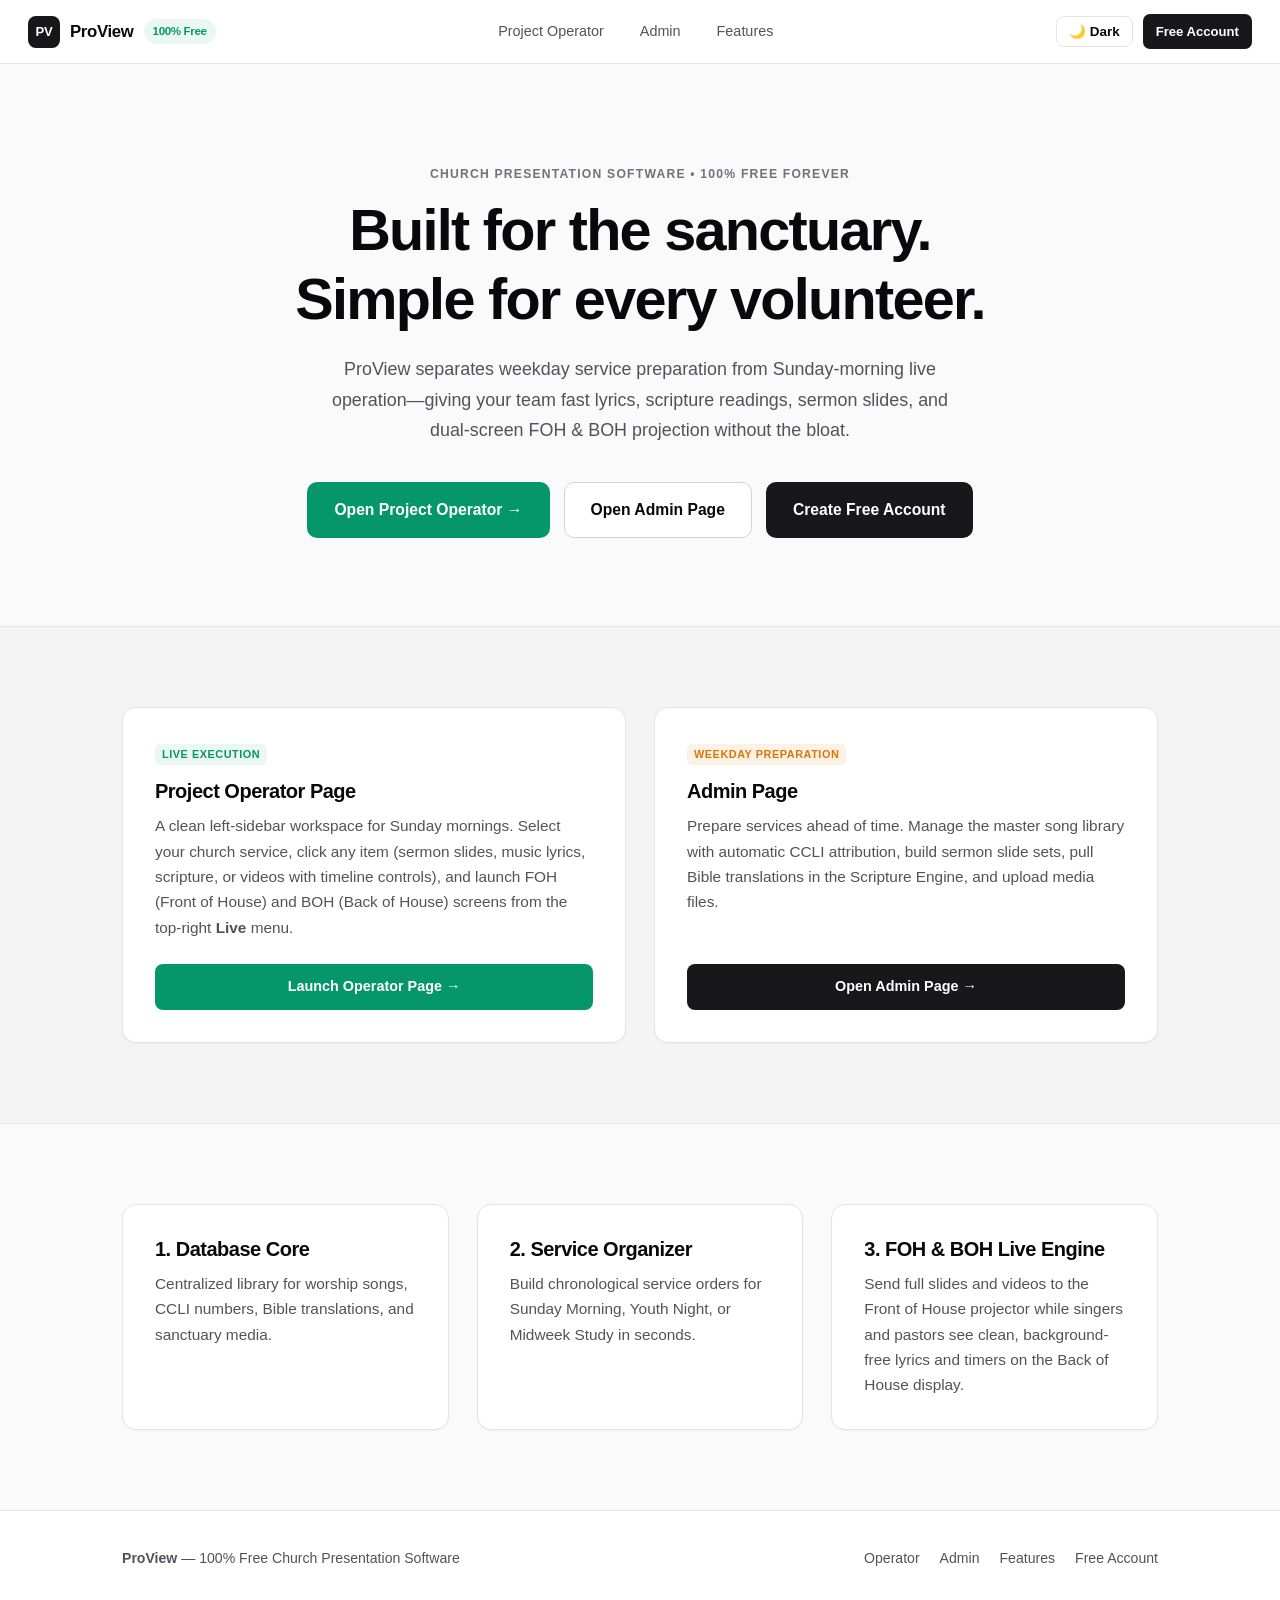
<file: index.html>
<!DOCTYPE html>
<html lang="en" data-theme="light">
<head>
  <meta charset="UTF-8" />
  <meta name="viewport" content="width=device-width, initial-scale=1.0" />
  <title>ProView — Free Church Presentation Software</title>
  <link rel="stylesheet" href="css/styles.css" />
</head>
<body>

  <!-- CLEAN, UNCROWDED TOP NAVBAR FOR LANDING PAGE -->
  <header class="site-navbar">
    <a href="index.html" class="brand-link">
      <div class="brand-mark">PV</div>
      <span>ProView</span>
      <span class="badge-free">100% Free</span>
    </a>

    <nav class="page-nav-links" aria-label="Main Navigation">
      <a href="operator.html" class="page-nav-link">Project Operator</a>
      <a href="admin.html" class="page-nav-link">Admin</a>
      <a href="features.html" class="page-nav-link">Features</a>
    </nav>

    <div class="nav-right-controls">
      <button id="theme-toggle-btn" class="theme-toggle-btn" onclick="ProViewApp.toggleTheme()">
        🌙 Dark
      </button>
      <div id="nav-auth-area">
        <a href="account.html" class="btn btn-sm btn-primary">Free Account</a>
      </div>
    </div>
  </header>

  <main>
    <!-- SPACIOUS, SIMPLE HERO -->
    <section class="section" style="padding:100px 0 88px;">
      <div class="container" style="text-align:center;max-width:780px;">
        <div class="eyebrow">CHURCH PRESENTATION SOFTWARE • 100% FREE FOREVER</div>
        <h1 class="hero-display-title">
          Built for the sanctuary. Simple for every volunteer.
        </h1>
        <p class="hero-lead" style="margin:0 auto 36px;">
          ProView separates weekday service preparation from Sunday-morning live operation—giving your team fast lyrics, scripture readings, sermon slides, and dual-screen FOH &amp; BOH projection without the bloat.
        </p>

        <div style="display:flex;justify-content:center;gap:14px;flex-wrap:wrap;">
          <a href="operator.html" class="btn btn-lg btn-emerald">Open Project Operator →</a>
          <a href="admin.html" class="btn btn-lg btn-outline">Open Admin Page</a>
          <a href="account.html" class="btn btn-lg btn-primary">Create Free Account</a>
        </div>
      </div>
    </section>

    <!-- TWO CORE WORKSPACES -->
    <section class="section-subtle">
      <div class="container">
        <div class="grid-2">
          <div class="card" style="display:flex;flex-direction:column;justify-content:space-between;gap:24px;">
            <div>
              <span class="cue-type-badge badge-video" style="margin-bottom:14px;display:inline-block;">LIVE EXECUTION</span>
              <h3>Project Operator Page</h3>
              <p>
                A clean left-sidebar workspace for Sunday mornings. Select your church service, click any item (sermon slides, music lyrics, scripture, or videos with timeline controls), and launch FOH (Front of House) and BOH (Back of House) screens from the top-right <strong>Live</strong> menu.
              </p>
            </div>
            <a href="operator.html" class="btn btn-emerald">Launch Operator Page →</a>
          </div>

          <div class="card" style="display:flex;flex-direction:column;justify-content:space-between;gap:24px;">
            <div>
              <span class="cue-type-badge badge-song" style="margin-bottom:14px;display:inline-block;">WEEKDAY PREPARATION</span>
              <h3>Admin Page</h3>
              <p>
                Prepare services ahead of time. Manage the master song library with automatic CCLI attribution, build sermon slide sets, pull Bible translations in the Scripture Engine, and upload media files.
              </p>
            </div>
            <a href="admin.html" class="btn btn-primary">Open Admin Page →</a>
          </div>
        </div>
      </div>
    </section>

    <!-- SIMPLE 3-PILLAR OVERVIEW -->
    <section class="section">
      <div class="container">
        <div class="grid-3">
          <div class="card">
            <h3>1. Database Core</h3>
            <p>Centralized library for worship songs, CCLI numbers, Bible translations, and sanctuary media.</p>
          </div>
          <div class="card">
            <h3>2. Service Organizer</h3>
            <p>Build chronological service orders for Sunday Morning, Youth Night, or Midweek Study in seconds.</p>
          </div>
          <div class="card">
            <h3>3. FOH &amp; BOH Live Engine</h3>
            <p>Send full slides and videos to the Front of House projector while singers and pastors see clean, background-free lyrics and timers on the Back of House display.</p>
          </div>
        </div>
      </div>
    </section>
  </main>

  <footer class="site-footer">
    <div class="container" style="display:flex;justify-content:space-between;align-items:center;flex-wrap:wrap;gap:16px;">
      <span><strong>ProView</strong> — 100% Free Church Presentation Software</span>
      <div style="display:flex;gap:20px;">
        <a href="operator.html">Operator</a>
        <a href="admin.html">Admin</a>
        <a href="features.html">Features</a>
        <a href="account.html">Free Account</a>
      </div>
    </div>
  </footer>

  <div id="toast-container" class="toast-container"></div>

  <script src="js/default-data.js"></script>
  <script src="js/bread-service.js"></script>
  <script src="js/app.js"></script>
</body>
</html>
</file>
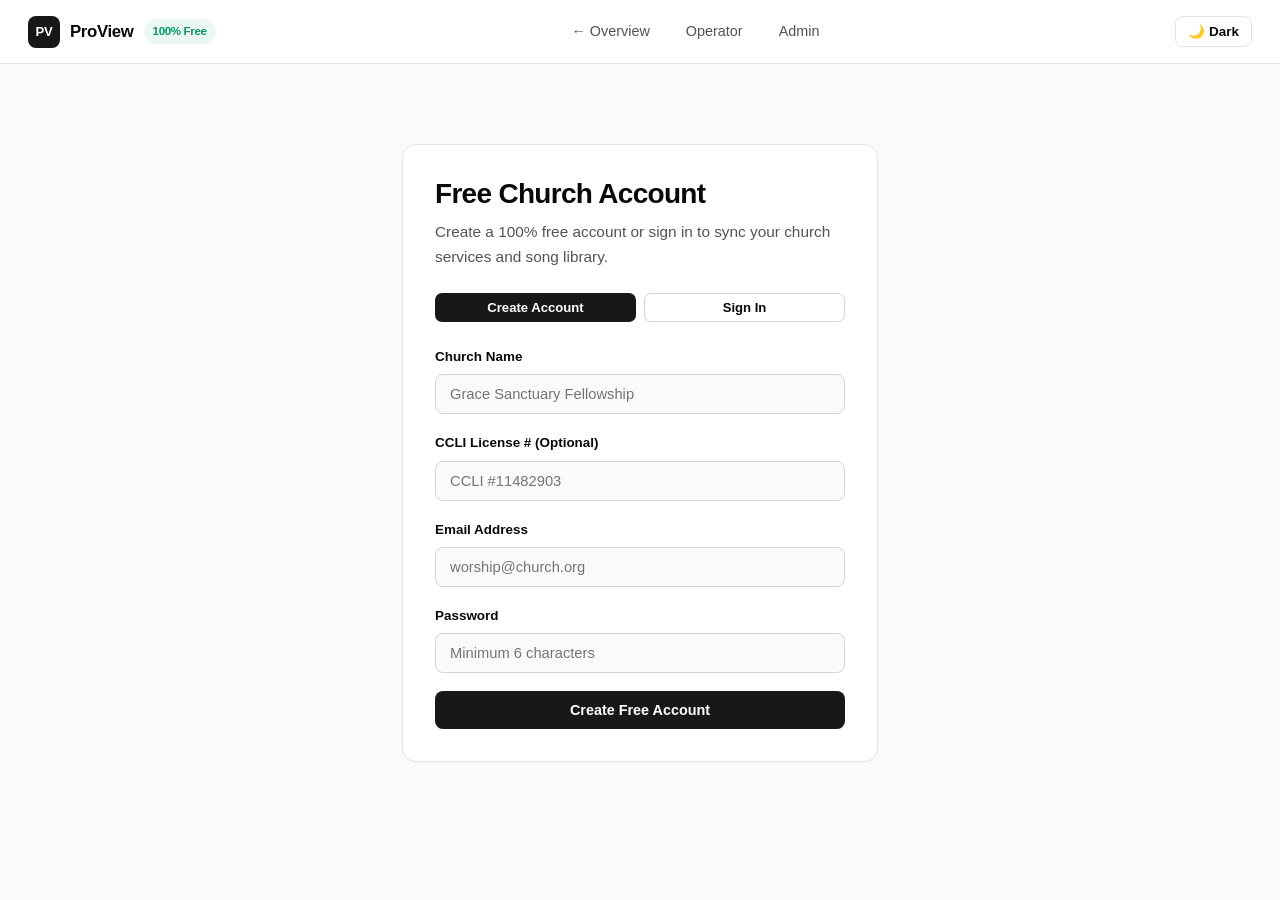
<file: account.html>
<!DOCTYPE html>
<html lang="en" data-theme="light">
<head>
  <meta charset="UTF-8" />
  <meta name="viewport" content="width=device-width, initial-scale=1.0" />
  <title>Free Account — ProView</title>
  <link rel="stylesheet" href="css/styles.css" />
</head>
<body>

  <!-- CLEAN, UNCROWDED TOP NAVBAR FOR ACCOUNT PAGE -->
  <header class="site-navbar">
    <a href="index.html" class="brand-link">
      <div class="brand-mark">PV</div>
      <span>ProView</span>
      <span class="badge-free">100% Free</span>
    </a>

    <nav class="page-nav-links" aria-label="Account Navigation">
      <a href="index.html" class="page-nav-link">← Overview</a>
      <a href="operator.html" class="page-nav-link">Operator</a>
      <a href="admin.html" class="page-nav-link">Admin</a>
    </nav>

    <div class="nav-right-controls">
      <button id="theme-toggle-btn" class="theme-toggle-btn" onclick="ProViewApp.toggleTheme()">
        🌙 Dark
      </button>
    </div>
  </header>

  <main>
    <section class="section">
      <div class="container" style="max-width:540px;">
        <div id="active-session-card" class="card" style="display:none;margin-bottom:28px;"></div>

        <div class="card">
          <h1 style="font-size:1.75rem;margin-bottom:8px;">Free Church Account</h1>
          <p style="margin-bottom:24px;">Create a 100% free account or sign in to sync your church services and song library.</p>

          <div style="display:grid;grid-template-columns:1fr 1fr;gap:8px;margin-bottom:24px;">
            <button id="tab-btn-signup" type="button" class="btn btn-sm btn-primary" onclick="ProViewApp.switchAccountTab('signup')">
              Create Account
            </button>
            <button id="tab-btn-login" type="button" class="btn btn-sm btn-outline" onclick="ProViewApp.switchAccountTab('login')">
              Sign In
            </button>
          </div>

          <form id="auth-page-form" data-mode="signup" onsubmit="ProViewApp.submitAccountForm(event)">
            <div id="signup-extra-fields">
              <div class="form-group">
                <label class="form-label" for="auth-church">Church Name</label>
                <input type="text" id="auth-church" class="form-input" placeholder="Grace Sanctuary Fellowship" />
              </div>
              <div class="form-group">
                <label class="form-label" for="auth-ccli">CCLI License # (Optional)</label>
                <input type="text" id="auth-ccli" class="form-input" placeholder="CCLI #11482903" />
              </div>
            </div>

            <div class="form-group">
              <label class="form-label" for="auth-email">Email Address</label>
              <input type="email" id="auth-email" class="form-input" placeholder="worship@church.org" required />
            </div>

            <div class="form-group">
              <label class="form-label" for="auth-password">Password</label>
              <input type="password" id="auth-password" class="form-input" placeholder="Minimum 6 characters" minlength="6" required />
            </div>

            <button type="submit" id="auth-submit-btn" class="btn btn-primary" style="width:100%;">
              Create Free Account
            </button>
          </form>
        </div>
      </div>
    </section>
  </main>

  <div id="toast-container" class="toast-container"></div>

  <script src="js/default-data.js"></script>
  <script src="js/bread-service.js"></script>
  <script src="js/app.js"></script>
</body>
</html>
</file>
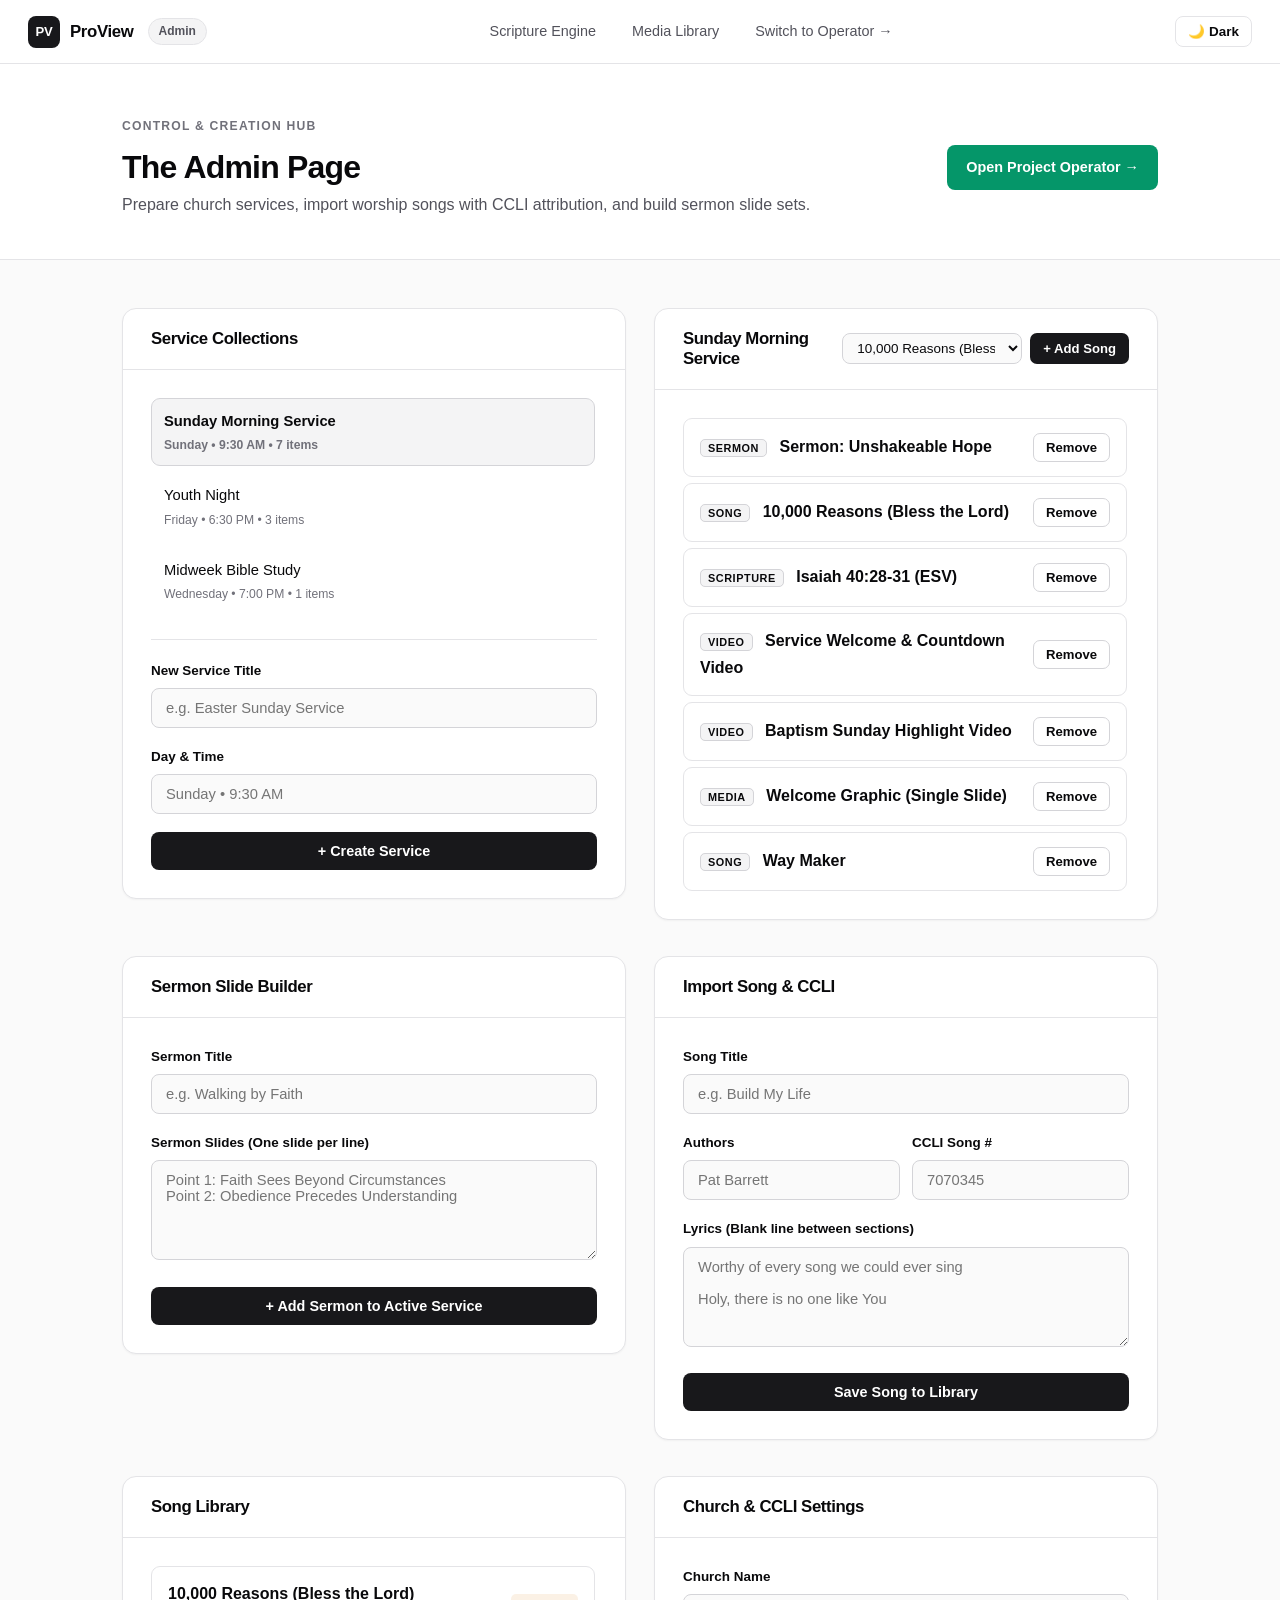
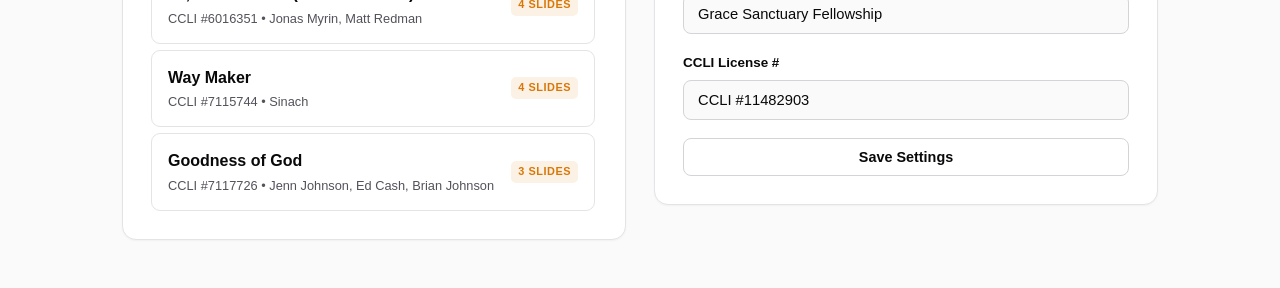
<file: admin.html>
<!DOCTYPE html>
<html lang="en" data-theme="light">
<head>
  <meta charset="UTF-8" />
  <meta name="viewport" content="width=device-width, initial-scale=1.0" />
  <title>Admin Page — ProView</title>
  <link rel="stylesheet" href="css/styles.css" />
</head>
<body>

  <!-- CLEAN, UNCROWDED TOP NAVBAR FOR ADMIN PAGE -->
  <header class="site-navbar">
    <div style="display:flex;align-items:center;gap:14px;">
      <a href="index.html" class="brand-link">
        <div class="brand-mark">PV</div>
        <span>ProView</span>
      </a>
      <span class="page-context-pill">Admin</span>
    </div>

    <nav class="page-nav-links" aria-label="Admin Navigation">
      <a href="scripture.html" class="page-nav-link">Scripture Engine</a>
      <a href="media.html" class="page-nav-link">Media Library</a>
      <a href="operator.html" class="page-nav-link">Switch to Operator →</a>
    </nav>

    <div class="nav-right-controls">
      <button id="theme-toggle-btn" class="theme-toggle-btn" onclick="ProViewApp.toggleTheme()">
        🌙 Dark
      </button>
    </div>
  </header>

  <main>
    <section class="page-hero-header">
      <div class="container" style="display:flex;justify-content:space-between;align-items:center;flex-wrap:wrap;gap:20px;">
        <div>
          <div class="eyebrow">CONTROL &amp; CREATION HUB</div>
          <h1 style="font-size:2rem;margin-bottom:6px;">The Admin Page</h1>
          <p style="color:var(--text-secondary);">Prepare church services, import worship songs with CCLI attribution, and build sermon slide sets.</p>
        </div>
        <a href="operator.html" class="btn btn-emerald">Open Project Operator →</a>
      </div>
    </section>

    <section class="section" style="padding:48px 0;">
      <div class="container" style="display:flex;flex-direction:column;gap:36px;">

        <!-- 1. SERVICE ORGANIZER -->
        <div class="grid-2" style="align-items:start;">
          <div class="panel-card">
            <div class="panel-header">
              <h3>Service Collections</h3>
            </div>
            <div class="panel-body">
              <div id="admin-service-collections-list" class="sidebar-scroll-list" style="margin-bottom:24px;"></div>

              <form onsubmit="ProViewApp.createNewServiceCollection(event)" style="border-top:1px solid var(--border-subtle);padding-top:20px;">
                <div class="form-group">
                  <label class="form-label" for="new-service-title">New Service Title</label>
                  <input type="text" id="new-service-title" class="form-input" placeholder="e.g. Easter Sunday Service" required />
                </div>
                <div class="form-group">
                  <label class="form-label" for="new-service-date">Day &amp; Time</label>
                  <input type="text" id="new-service-date" class="form-input" placeholder="Sunday • 9:30 AM" />
                </div>
                <button type="submit" class="btn btn-primary" style="width:100%;">+ Create Service</button>
              </form>
            </div>
          </div>

          <div class="panel-card">
            <div class="panel-header">
              <h3 id="admin-active-service-title">Sunday Morning Service</h3>
              <div style="display:flex;gap:8px;">
                <select id="admin-quick-add-song-select" class="form-select" style="width:180px;padding:6px 10px;font-size:0.84rem;"></select>
                <button class="btn btn-sm btn-primary" onclick="ProViewApp.addSongToActiveService()">+ Add Song</button>
              </div>
            </div>
            <div class="panel-body">
              <div id="admin-service-order-items" class="sidebar-scroll-list"></div>
            </div>
          </div>
        </div>

        <!-- 2. SERMON BUILDER & SONG IMPORT -->
        <div class="grid-2" style="align-items:start;">
          <div class="panel-card">
            <div class="panel-header">
              <h3>Sermon Slide Builder</h3>
            </div>
            <div class="panel-body">
              <form onsubmit="ProViewApp.addNestedSermonToService(event)">
                <div class="form-group">
                  <label class="form-label" for="sermon-builder-title">Sermon Title</label>
                  <input type="text" id="sermon-builder-title" class="form-input" placeholder="e.g. Walking by Faith" required />
                </div>
                <div class="form-group">
                  <label class="form-label" for="sermon-builder-points">Sermon Slides (One slide per line)</label>
                  <textarea id="sermon-builder-points" class="form-textarea" placeholder="Point 1: Faith Sees Beyond Circumstances&#10;Point 2: Obedience Precedes Understanding" required></textarea>
                </div>
                <button type="submit" class="btn btn-primary" style="width:100%;">+ Add Sermon to Active Service</button>
              </form>
            </div>
          </div>

          <div class="panel-card">
            <div class="panel-header">
              <h3>Import Song &amp; CCLI</h3>
            </div>
            <div class="panel-body">
              <form onsubmit="ProViewApp.createNewSongInDatabase(event)">
                <div class="form-group">
                  <label class="form-label" for="song-form-title">Song Title</label>
                  <input type="text" id="song-form-title" class="form-input" placeholder="e.g. Build My Life" required />
                </div>
                <div style="display:grid;grid-template-columns:1fr 1fr;gap:12px;">
                  <div class="form-group">
                    <label class="form-label" for="song-form-authors">Authors</label>
                    <input type="text" id="song-form-authors" class="form-input" placeholder="Pat Barrett" />
                  </div>
                  <div class="form-group">
                    <label class="form-label" for="song-form-ccli">CCLI Song #</label>
                    <input type="text" id="song-form-ccli" class="form-input" placeholder="7070345" />
                  </div>
                </div>
                <div class="form-group">
                  <label class="form-label" for="song-form-lyrics">Lyrics (Blank line between sections)</label>
                  <textarea id="song-form-lyrics" class="form-textarea" placeholder="Worthy of every song we could ever sing&#10;&#10;Holy, there is no one like You" required></textarea>
                </div>
                <button type="submit" class="btn btn-primary" style="width:100%;">Save Song to Library</button>
              </form>
            </div>
          </div>
        </div>

        <!-- 3. SONG REPOSITORY & CHURCH CCLI SETTINGS -->
        <div class="grid-2" style="align-items:start;">
          <div class="panel-card">
            <div class="panel-header">
              <h3>Song Library</h3>
            </div>
            <div class="panel-body">
              <div id="admin-songs-library-list" class="sidebar-scroll-list"></div>
            </div>
          </div>

          <div class="panel-card">
            <div class="panel-header">
              <h3>Church &amp; CCLI Settings</h3>
            </div>
            <div class="panel-body">
              <form onsubmit="ProViewApp.saveGlobalSettings(event)">
                <div class="form-group">
                  <label class="form-label" for="settings-church-name">Church Name</label>
                  <input type="text" id="settings-church-name" class="form-input" value="Grace Sanctuary Fellowship" />
                </div>
                <div class="form-group">
                  <label class="form-label" for="settings-ccli-number">CCLI License #</label>
                  <input type="text" id="settings-ccli-number" class="form-input" value="CCLI #11482903" />
                </div>
                <button type="submit" class="btn btn-outline" style="width:100%;">Save Settings</button>
              </form>
            </div>
          </div>
        </div>

      </div>
    </section>
  </main>

  <div id="toast-container" class="toast-container"></div>

  <script src="js/default-data.js"></script>
  <script src="js/bread-service.js"></script>
  <script src="js/app.js"></script>
</body>
</html>
</file>
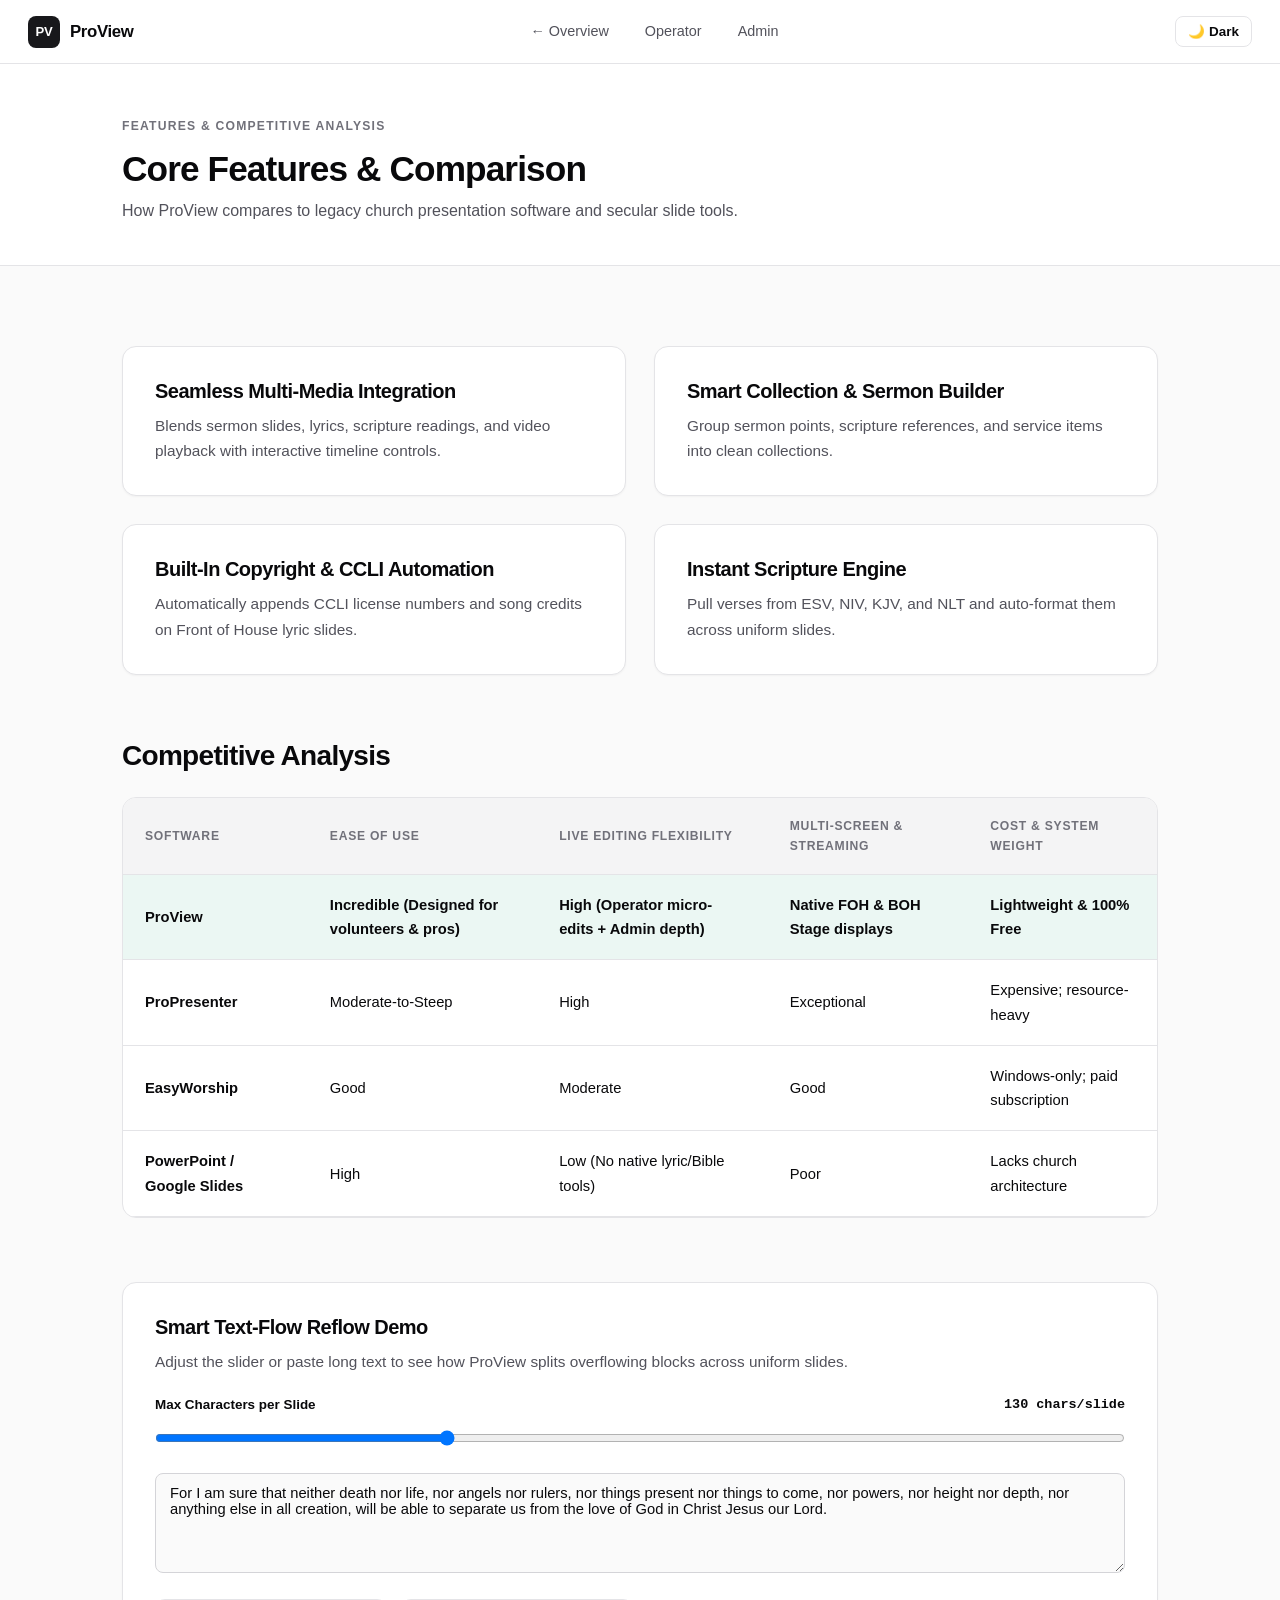
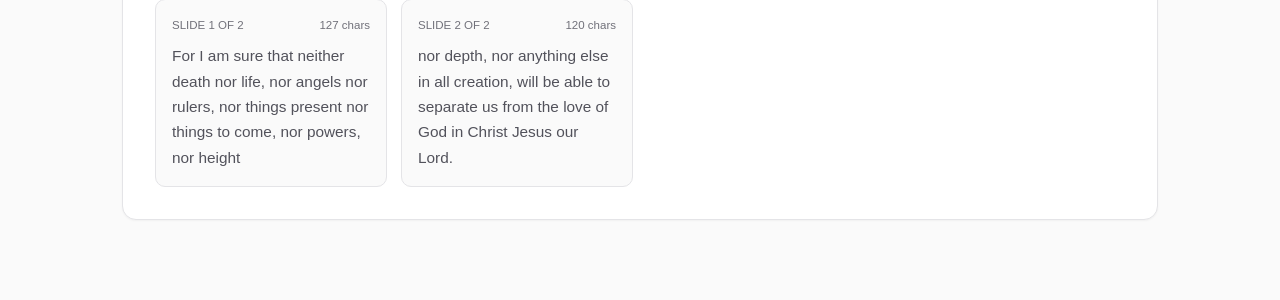
<file: features.html>
<!DOCTYPE html>
<html lang="en" data-theme="light">
<head>
  <meta charset="UTF-8" />
  <meta name="viewport" content="width=device-width, initial-scale=1.0" />
  <title>Features &amp; Comparison — ProView</title>
  <link rel="stylesheet" href="css/styles.css" />
</head>
<body>

  <!-- CLEAN, UNCROWDED TOP NAVBAR FOR FEATURES PAGE -->
  <header class="site-navbar">
    <a href="index.html" class="brand-link">
      <div class="brand-mark">PV</div>
      <span>ProView</span>
    </a>

    <nav class="page-nav-links" aria-label="Features Navigation">
      <a href="index.html" class="page-nav-link">← Overview</a>
      <a href="operator.html" class="page-nav-link">Operator</a>
      <a href="admin.html" class="page-nav-link">Admin</a>
    </nav>

    <div class="nav-right-controls">
      <button id="theme-toggle-btn" class="theme-toggle-btn" onclick="ProViewApp.toggleTheme()">
        🌙 Dark
      </button>
    </div>
  </header>

  <main>
    <section class="page-hero-header">
      <div class="container">
        <div class="eyebrow">FEATURES &amp; COMPETITIVE ANALYSIS</div>
        <h1 style="font-size:2.2rem;margin-bottom:8px;">Core Features &amp; Comparison</h1>
        <p style="color:var(--text-secondary);">How ProView compares to legacy church presentation software and secular slide tools.</p>
      </div>
    </section>

    <section class="section">
      <div class="container">
        <div class="grid-2" style="margin-bottom:64px;">
          <div class="card">
            <h3>Seamless Multi-Media Integration</h3>
            <p>Blends sermon slides, lyrics, scripture readings, and video playback with interactive timeline controls.</p>
          </div>
          <div class="card">
            <h3>Smart Collection &amp; Sermon Builder</h3>
            <p>Group sermon points, scripture references, and service items into clean collections.</p>
          </div>
          <div class="card">
            <h3>Built-In Copyright &amp; CCLI Automation</h3>
            <p>Automatically appends CCLI license numbers and song credits on Front of House lyric slides.</p>
          </div>
          <div class="card">
            <h3>Instant Scripture Engine</h3>
            <p>Pull verses from ESV, NIV, KJV, and NLT and auto-format them across uniform slides.</p>
          </div>
        </div>

        <h2 style="font-size:1.75rem;margin-bottom:24px;">Competitive Analysis</h2>
        <div class="comp-table-wrapper" style="margin-bottom:64px;">
          <table class="comp-table">
            <thead>
              <tr>
                <th>Software</th>
                <th>Ease of Use</th>
                <th>Live Editing Flexibility</th>
                <th>Multi-Screen &amp; Streaming</th>
                <th>Cost &amp; System Weight</th>
              </tr>
            </thead>
            <tbody>
              <tr class="proview-row">
                <td><strong>ProView</strong></td>
                <td><strong>Incredible (Designed for volunteers &amp; pros)</strong></td>
                <td><strong>High (Operator micro-edits + Admin depth)</strong></td>
                <td><strong>Native FOH &amp; BOH Stage displays</strong></td>
                <td><strong>Lightweight &amp; 100% Free</strong></td>
              </tr>
              <tr>
                <td><strong>ProPresenter</strong></td>
                <td>Moderate-to-Steep</td>
                <td>High</td>
                <td>Exceptional</td>
                <td>Expensive; resource-heavy</td>
              </tr>
              <tr>
                <td><strong>EasyWorship</strong></td>
                <td>Good</td>
                <td>Moderate</td>
                <td>Good</td>
                <td>Windows-only; paid subscription</td>
              </tr>
              <tr>
                <td><strong>PowerPoint / Google Slides</strong></td>
                <td>High</td>
                <td>Low (No native lyric/Bible tools)</td>
                <td>Poor</td>
                <td>Lacks church architecture</td>
              </tr>
            </tbody>
          </table>
        </div>

        <!-- SMART TEXT-FLOW REFLOW DEMO -->
        <div class="card">
          <h3>Smart Text-Flow Reflow Demo</h3>
          <p style="margin-bottom:20px;">Adjust the slider or paste long text to see how ProView splits overflowing blocks across uniform slides.</p>

          <div class="form-group">
            <div style="display:flex;justify-content:space-between;margin-bottom:6px;">
              <label class="form-label" for="landing-reflow-slider">Max Characters per Slide</label>
              <span id="landing-reflow-char-val" class="font-mono" style="font-size:0.84rem;font-weight:700;">130 chars/slide</span>
            </div>
            <input type="range" id="landing-reflow-slider" min="75" max="260" value="130" style="width:100%;" oninput="ProViewApp.renderLandingReflowDemo()" />
          </div>

          <div class="form-group">
            <textarea id="landing-reflow-input" class="form-textarea" oninput="ProViewApp.renderLandingReflowDemo()">For I am sure that neither death nor life, nor angels nor rulers, nor things present nor things to come, nor powers, nor height nor depth, nor anything else in all creation, will be able to separate us from the love of God in Christ Jesus our Lord.</textarea>
          </div>

          <div id="landing-reflow-output" class="reflow-slides-preview"></div>
        </div>
      </div>
    </section>
  </main>

  <div id="toast-container" class="toast-container"></div>

  <script src="js/default-data.js"></script>
  <script src="js/bread-service.js"></script>
  <script src="js/app.js"></script>
</body>
</html>
</file>
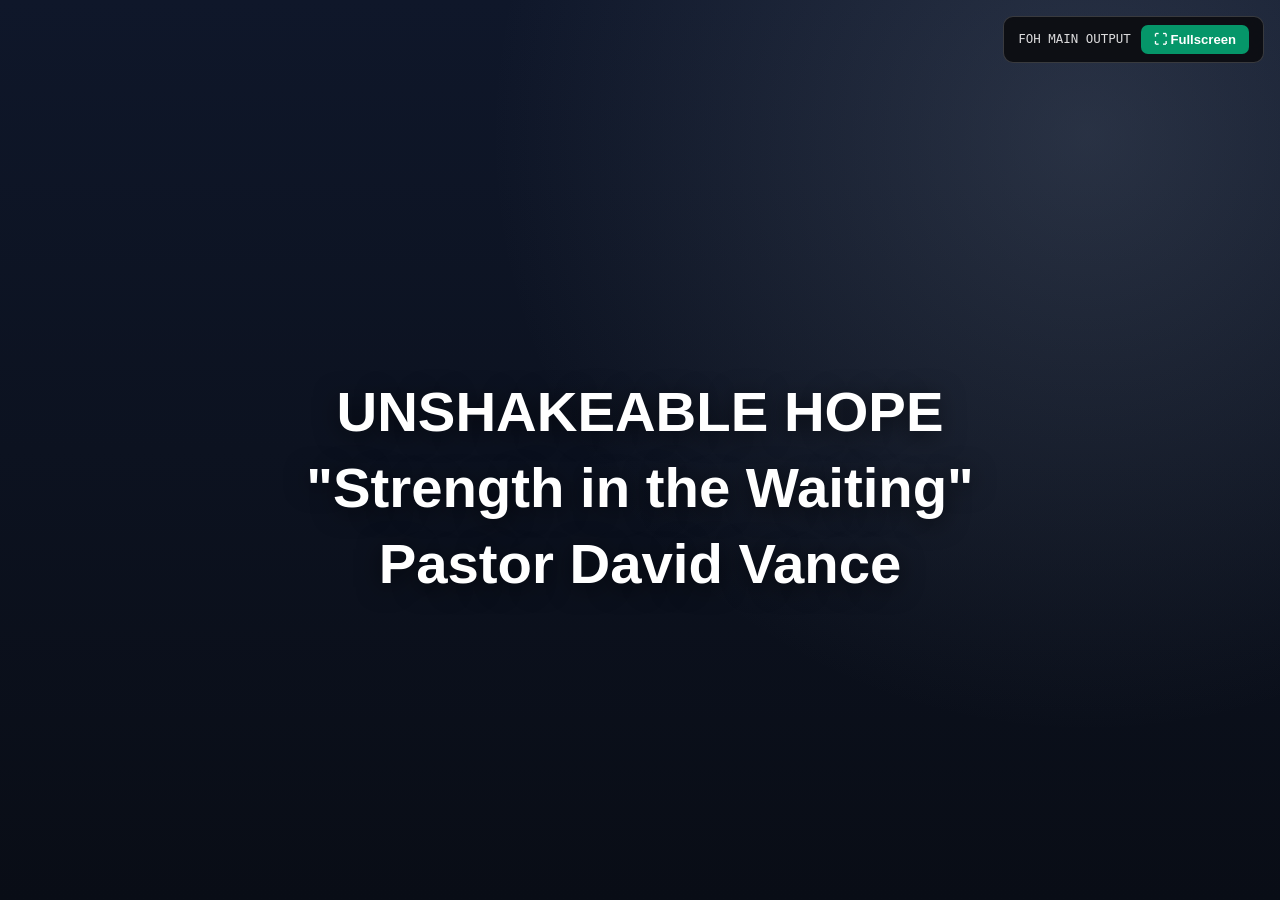
<file: foh.html>
<!DOCTYPE html>
<html lang="en" data-theme="dark">
<head>
  <meta charset="UTF-8" />
  <meta name="viewport" content="width=device-width, initial-scale=1.0" />
  <title>FOH Output (Front of House) — ProView</title>
  <link rel="stylesheet" href="css/styles.css" />
</head>
<body style="margin:0;padding:0;overflow:hidden;background:#000000;">

  <!-- Floating Fullscreen Bar (Drag window to main screen, then click Fullscreen) -->
  <div class="output-floating-bar">
    <span class="font-mono" style="font-size:0.78rem;opacity:0.85;">FOH MAIN OUTPUT</span>
    <button type="button" class="btn btn-sm btn-emerald" onclick="ProViewApp.toggleFullscreen()">
      ⛶ Fullscreen
    </button>
  </div>

  <!-- Full-Viewport Main Screen Output -->
  <main
    id="foh-screen-canvas"
    style="width:100vw;height:100vh;display:flex;align-items:center;justify-content:center;position:relative;overflow:hidden;"
  ></main>

  <div id="toast-container" class="toast-container"></div>

  <script src="js/default-data.js"></script>
  <script src="js/bread-service.js"></script>
  <script src="js/app.js"></script>
</body>
</html>
</file>
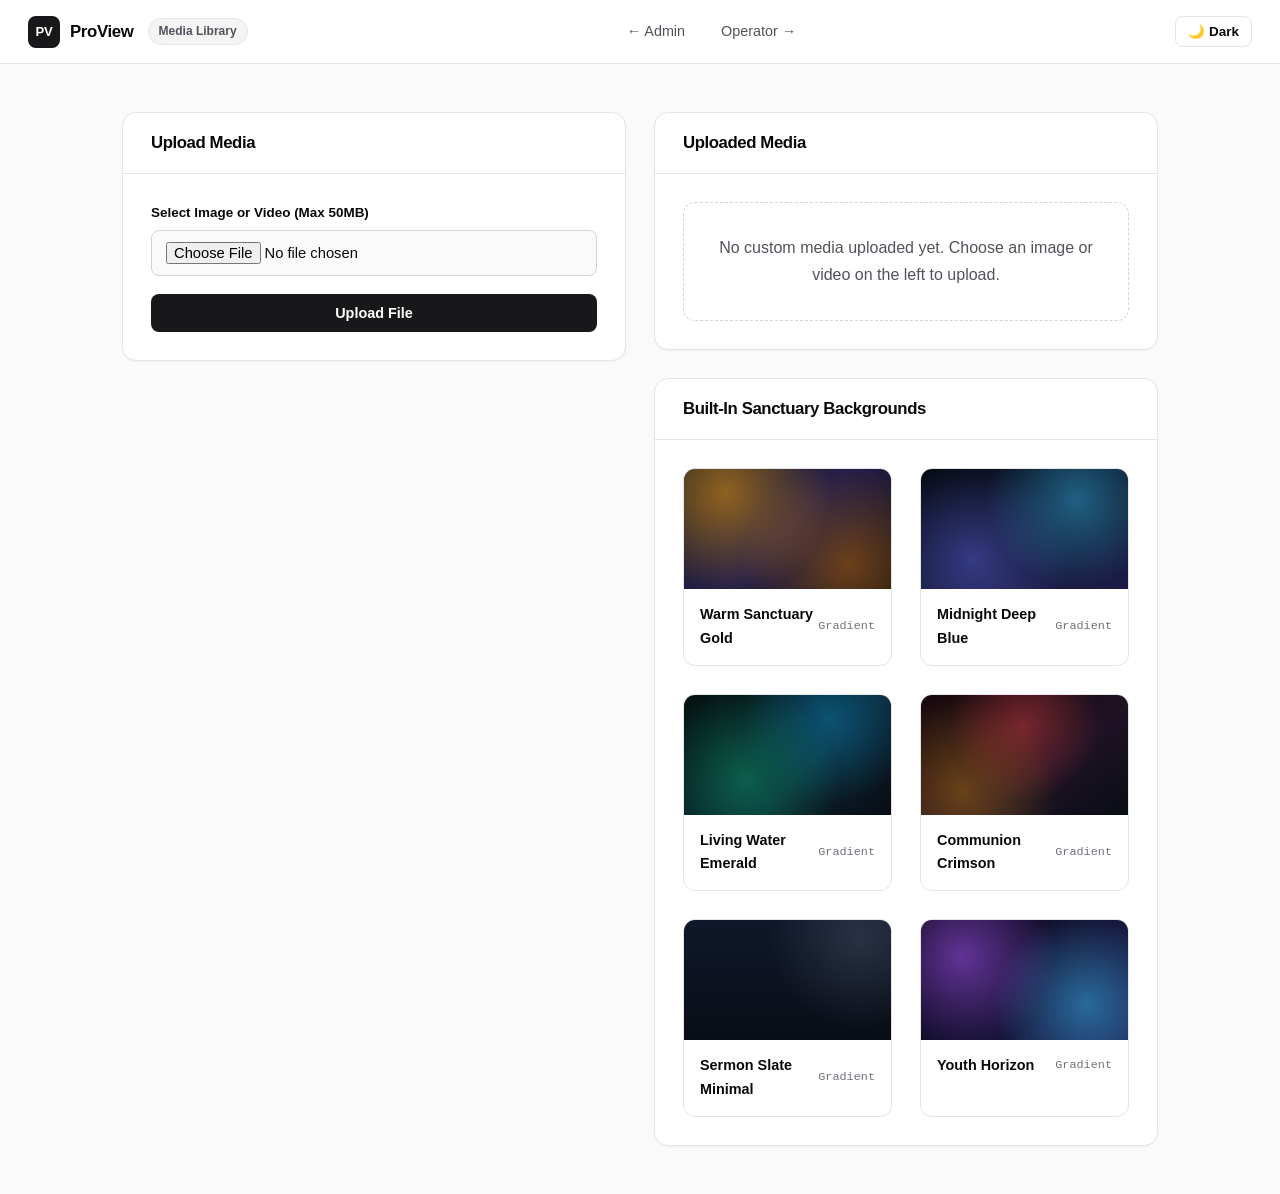
<file: media.html>
<!DOCTYPE html>
<html lang="en" data-theme="light">
<head>
  <meta charset="UTF-8" />
  <meta name="viewport" content="width=device-width, initial-scale=1.0" />
  <title>Media Library — ProView</title>
  <link rel="stylesheet" href="css/styles.css" />
</head>
<body>

  <!-- CLEAN, UNCROWDED TOP NAVBAR FOR MEDIA LIBRARY -->
  <header class="site-navbar">
    <div style="display:flex;align-items:center;gap:14px;">
      <a href="index.html" class="brand-link">
        <div class="brand-mark">PV</div>
        <span>ProView</span>
      </a>
      <span class="page-context-pill">Media Library</span>
    </div>

    <nav class="page-nav-links" aria-label="Media Navigation">
      <a href="admin.html" class="page-nav-link">← Admin</a>
      <a href="operator.html" class="page-nav-link">Operator →</a>
    </nav>

    <div class="nav-right-controls">
      <button id="theme-toggle-btn" class="theme-toggle-btn" onclick="ProViewApp.toggleTheme()">
        🌙 Dark
      </button>
    </div>
  </header>

  <main>
    <section class="section" style="padding:48px 0;">
      <div class="container">
        <div class="grid-2" style="align-items:start;">
          <div class="panel-card">
            <div class="panel-header">
              <h3>Upload Media</h3>
            </div>
            <div class="panel-body">
              <form onsubmit="ProViewApp.handleMediaUpload(event)">
                <div class="form-group">
                  <label class="form-label" for="myFile">Select Image or Video (Max 50MB)</label>
                  <input type="file" id="myFile" class="form-input" accept="image/*,video/*" required />
                </div>
                <button type="submit" class="btn btn-primary" style="width:100%;">Upload File</button>
              </form>
            </div>
          </div>

          <div style="display:flex;flex-direction:column;gap:28px;">
            <div class="panel-card">
              <div class="panel-header">
                <h3>Uploaded Media</h3>
              </div>
              <div class="panel-body">
                <div id="admin-uploaded-files-grid" class="grid-2"></div>
              </div>
            </div>

            <div class="panel-card">
              <div class="panel-header">
                <h3>Built-In Sanctuary Backgrounds</h3>
              </div>
              <div class="panel-body">
                <div id="admin-builtin-backgrounds" class="grid-2"></div>
              </div>
            </div>
          </div>
        </div>
      </div>
    </section>
  </main>

  <div id="toast-container" class="toast-container"></div>

  <script src="js/default-data.js"></script>
  <script src="js/bread-service.js"></script>
  <script src="js/app.js"></script>
</body>
</html>
</file>
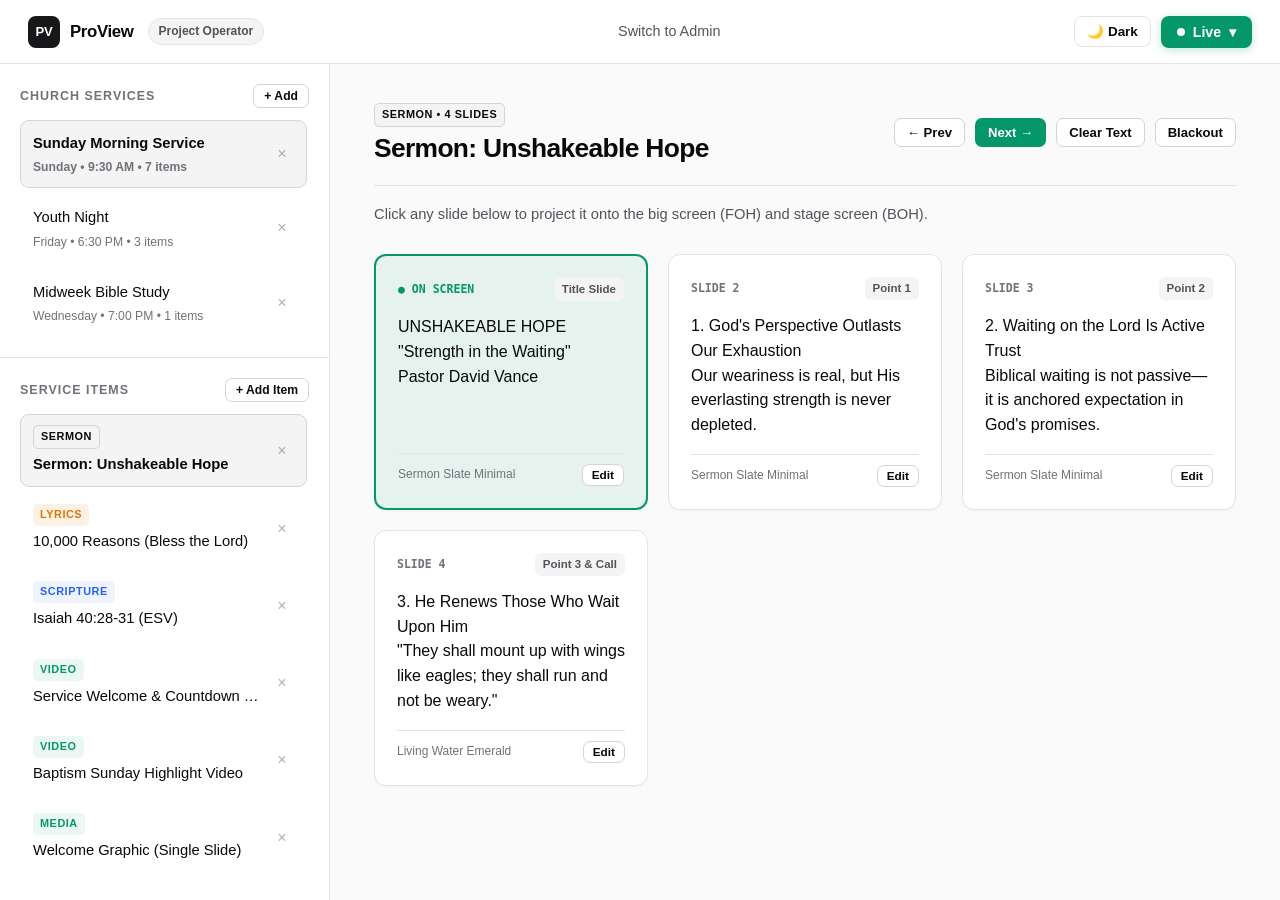
<file: operator.html>
<!DOCTYPE html>
<html lang="en" data-theme="light">
<head>
  <meta charset="UTF-8" />
  <meta name="viewport" content="width=device-width, initial-scale=1.0" />
  <title>Project Operator — ProView</title>
  <link rel="stylesheet" href="css/styles.css" />
</head>
<body>

  <!-- CLEAN, UNCROWDED TOP NAVBAR FOR OPERATOR -->
  <header class="site-navbar">
    <div style="display:flex;align-items:center;gap:14px;">
      <a href="index.html" class="brand-link">
        <div class="brand-mark">PV</div>
        <span>ProView</span>
      </a>
      <span class="page-context-pill">Project Operator</span>
    </div>

    <nav class="page-nav-links" aria-label="Operator Navigation">
      <a href="admin.html" class="page-nav-link">Switch to Admin</a>
    </nav>

    <div class="nav-right-controls">
      <button id="theme-toggle-btn" class="theme-toggle-btn" onclick="ProViewApp.toggleTheme()">
        🌙 Dark
      </button>

      <!-- TOP-RIGHT LIVE BUTTON WITH FOH & BOH MENU -->
      <div id="live-menu-wrapper" class="live-menu-wrapper">
        <button type="button" class="btn-live-trigger" onclick="ProViewApp.toggleLiveMenu(event)">
          <span class="live-dot-pulse"></span>
          <span>Live</span>
          <span>▾</span>
        </button>

        <div id="live-dropdown-menu" class="live-dropdown-menu">
          <div class="live-menu-item">
            <h4>FOH Output (Front of House)</h4>
            <p>
              Main sanctuary projection screen. Open this window, drag it to your main screen, and click Fullscreen.
            </p>
            <button type="button" class="btn btn-sm btn-emerald" style="width:100%;" onclick="ProViewApp.openFOHWindow()">
              Open FOH Output ↗
            </button>
          </div>

          <div class="live-menu-item">
            <h4>BOH Output (Back of House)</h4>
            <p>
              Secondary stage screen for presenters &amp; singers. Shows current slide, next lyric, time, and notes with no background.
            </p>
            <button type="button" class="btn btn-sm btn-primary" style="width:100%;" onclick="ProViewApp.openBOHWindow()">
              Open BOH Output ↗
            </button>
          </div>
        </div>
      </div>
    </div>
  </header>

  <!-- OPERATOR WORKSPACE: LEFT SIDEBAR + RIGHT PREVIEW -->
  <div class="operator-layout">

    <!-- LEFT SIDEBAR -->
    <aside class="operator-sidebar">
      <!-- TOP OF SIDEBAR: CHURCH SERVICES (ADD, DELETE, SELECT) -->
      <div class="sidebar-section-services">
        <div class="sidebar-heading-row">
          <h2>Church Services</h2>
          <button type="button" class="btn btn-sm btn-outline" style="padding:4px 10px;font-size:0.76rem;" onclick="ProViewApp.toggleAddServiceForm()">
            + Add
          </button>
        </div>

        <form id="operator-add-service-form" class="sidebar-inline-form" onsubmit="ProViewApp.addOperatorService(event)">
          <div class="form-group" style="margin-bottom:8px;">
            <input type="text" id="operator-new-service-title" class="form-input" style="padding:8px 10px;font-size:0.84rem;" placeholder="Service name (e.g. Easter Sunday)" required />
          </div>
          <div class="form-group" style="margin-bottom:10px;">
            <input type="text" id="operator-new-service-date" class="form-input" style="padding:8px 10px;font-size:0.82rem;" placeholder="Day &amp; Time (e.g. Sunday 10:00 AM)" />
          </div>
          <button type="submit" class="btn btn-sm btn-primary" style="width:100%;">Create Service</button>
        </form>

        <div id="operator-services-list" class="sidebar-scroll-list">
          <!-- Populated by JS -->
        </div>
      </div>

      <!-- UNDERNEATH IN SIDEBAR: SERVICE ITEMS (SERMON, LYRICS, SCRIPTURE, MEDIA/VIDEO) -->
      <div class="sidebar-section-items">
        <div class="sidebar-heading-row">
          <h2>Service Items</h2>
          <button type="button" class="btn btn-sm btn-outline" style="padding:4px 10px;font-size:0.76rem;" onclick="ProViewApp.toggleAddItemForm()">
            + Add Item
          </button>
        </div>

        <form id="operator-add-item-form" class="sidebar-inline-form" onsubmit="ProViewApp.addOperatorItem(event)">
          <div class="form-group" style="margin-bottom:8px;">
            <select id="operator-new-item-type" class="form-select" style="padding:7px 10px;font-size:0.82rem;">
              <option value="sermon">Sermon Slides</option>
              <option value="song">Music Lyrics</option>
              <option value="scripture">Scripture Reading</option>
              <option value="video">Video (Singular Piece)</option>
              <option value="media">Graphic (Singular Piece)</option>
            </select>
          </div>
          <div class="form-group" style="margin-bottom:8px;">
            <input type="text" id="operator-new-item-title" class="form-input" style="padding:8px 10px;font-size:0.84rem;" placeholder="Item Title" required />
          </div>
          <div class="form-group" style="margin-bottom:10px;">
            <textarea id="operator-new-item-content" class="form-textarea" style="min-height:68px;padding:8px 10px;font-size:0.82rem;" placeholder="Slides text (separate slides with a blank line)"></textarea>
          </div>
          <button type="submit" class="btn btn-sm btn-primary" style="width:100%;">Add to Service</button>
        </form>

        <div id="operator-items-list" class="sidebar-scroll-list">
          <!-- Populated by JS -->
        </div>
      </div>
    </aside>

    <!-- RIGHT OF SIDEBAR: ITEM PREVIEW (SLIDE GRID OR SINGULAR VIDEO/MEDIA CONTROLS) -->
    <main id="operator-preview-area" class="operator-main-area">
      <!-- Populated by JS -->
    </main>

  </div>

  <div id="toast-container" class="toast-container"></div>

  <script src="js/default-data.js"></script>
  <script src="js/bread-service.js"></script>
  <script src="js/app.js"></script>
</body>
</html>
</file>
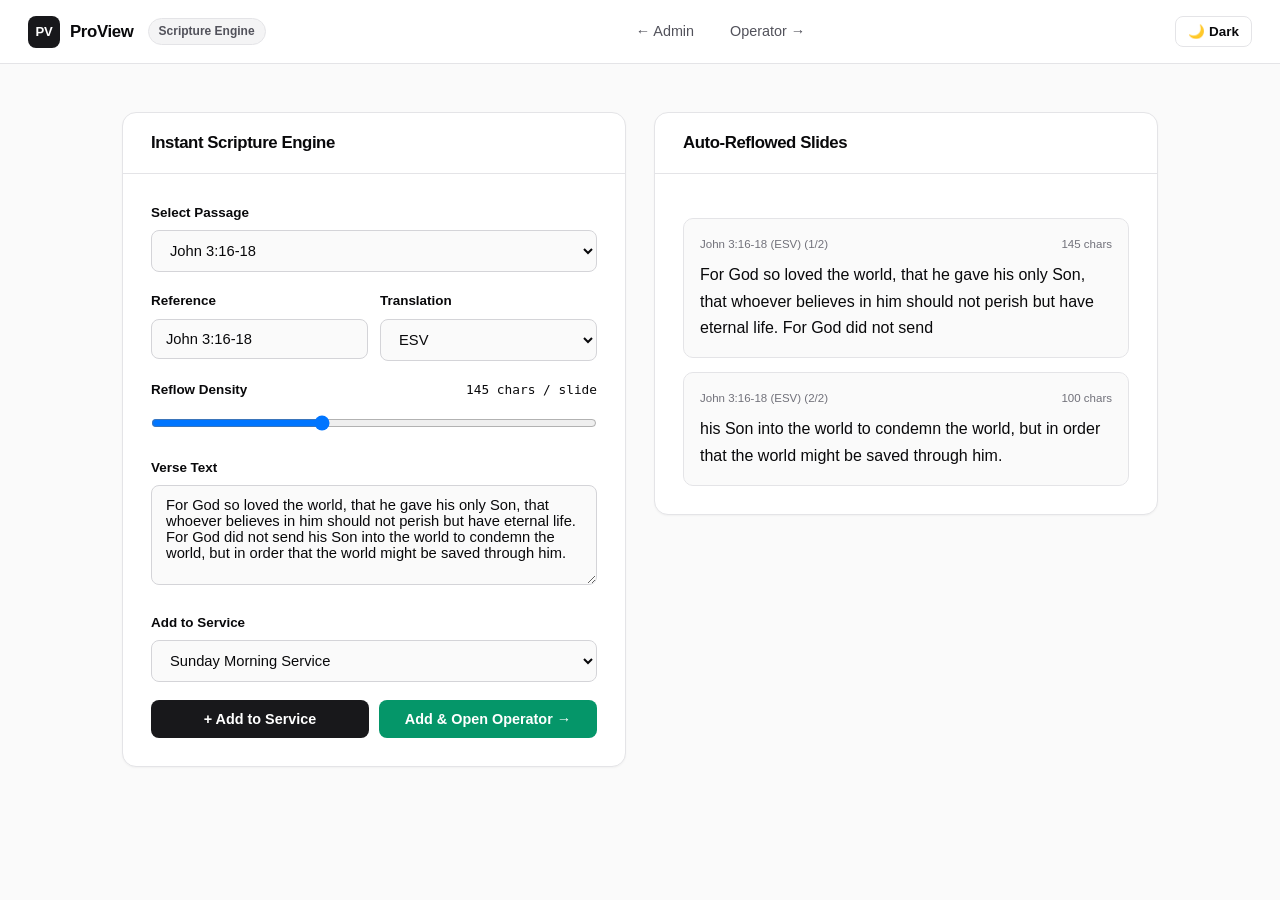
<file: scripture.html>
<!DOCTYPE html>
<html lang="en" data-theme="light">
<head>
  <meta charset="UTF-8" />
  <meta name="viewport" content="width=device-width, initial-scale=1.0" />
  <title>Instant Scripture Engine — ProView</title>
  <link rel="stylesheet" href="css/styles.css" />
</head>
<body>

  <!-- CLEAN, UNCROWDED TOP NAVBAR FOR SCRIPTURE ENGINE -->
  <header class="site-navbar">
    <div style="display:flex;align-items:center;gap:14px;">
      <a href="index.html" class="brand-link">
        <div class="brand-mark">PV</div>
        <span>ProView</span>
      </a>
      <span class="page-context-pill">Scripture Engine</span>
    </div>

    <nav class="page-nav-links" aria-label="Scripture Navigation">
      <a href="admin.html" class="page-nav-link">← Admin</a>
      <a href="operator.html" class="page-nav-link">Operator →</a>
    </nav>

    <div class="nav-right-controls">
      <button id="theme-toggle-btn" class="theme-toggle-btn" onclick="ProViewApp.toggleTheme()">
        🌙 Dark
      </button>
    </div>
  </header>

  <main>
    <section class="section" style="padding:48px 0;">
      <div class="container">
        <div class="grid-2" style="align-items:start;">
          <div class="panel-card">
            <div class="panel-header">
              <h3>Instant Scripture Engine</h3>
            </div>
            <div class="panel-body">
              <div class="form-group">
                <label class="form-label" for="scripture-preset-select">Select Passage</label>
                <select id="scripture-preset-select" class="form-select" onchange="ProViewApp.loadScripturePreset()">
                  <option value="John 3:16-18">John 3:16-18</option>
                  <option value="Psalm 23:1-6">Psalm 23:1-6</option>
                  <option value="Romans 8:31-39">Romans 8:31-39</option>
                  <option value="Isaiah 40:28-31">Isaiah 40:28-31</option>
                </select>
              </div>

              <div style="display:grid;grid-template-columns:1fr 1fr;gap:12px;">
                <div class="form-group">
                  <label class="form-label" for="scripture-ref-input">Reference</label>
                  <input type="text" id="scripture-ref-input" class="form-input" value="John 3:16-18" oninput="ProViewApp.renderAdminScriptureTab()" />
                </div>
                <div class="form-group">
                  <label class="form-label" for="scripture-translation-select">Translation</label>
                  <select id="scripture-translation-select" class="form-select" onchange="ProViewApp.loadScripturePreset()">
                    <option value="ESV">ESV</option>
                    <option value="NIV">NIV</option>
                    <option value="KJV">KJV</option>
                    <option value="NLT">NLT</option>
                  </select>
                </div>
              </div>

              <div class="form-group">
                <div style="display:flex;justify-content:space-between;margin-bottom:6px;">
                  <label class="form-label" for="scripture-reflow-slider">Reflow Density</label>
                  <span id="scripture-char-label" class="font-mono" style="font-size:0.8rem;">145 chars / slide</span>
                </div>
                <input type="range" id="scripture-reflow-slider" min="75" max="260" value="145" style="width:100%;" oninput="ProViewApp.renderAdminScriptureTab()" />
              </div>

              <div class="form-group">
                <label class="form-label" for="scripture-custom-textarea">Verse Text</label>
                <textarea id="scripture-custom-textarea" class="form-textarea" oninput="ProViewApp.renderAdminScriptureTab()">For God so loved the world, that he gave his only Son, that whoever believes in him should not perish but have eternal life. For God did not send his Son into the world to condemn the world, but in order that the world might be saved through him.</textarea>
              </div>

              <div class="form-group">
                <label class="form-label" for="scripture-target-service">Add to Service</label>
                <select id="scripture-target-service" class="form-select"></select>
              </div>

              <div style="display:flex;gap:10px;">
                <button type="button" class="btn btn-primary" style="flex:1;" onclick="ProViewApp.pushScriptureToActiveService(false)">
                  + Add to Service
                </button>
                <button type="button" class="btn btn-emerald" style="flex:1;" onclick="ProViewApp.pushScriptureToActiveService(true)">
                  Add &amp; Open Operator →
                </button>
              </div>
            </div>
          </div>

          <div class="panel-card">
            <div class="panel-header">
              <h3>Auto-Reflowed Slides</h3>
            </div>
            <div class="panel-body">
              <div id="scripture-engine-slides-preview" class="reflow-slides-preview"></div>
            </div>
          </div>
        </div>
      </div>
    </section>
  </main>

  <div id="toast-container" class="toast-container"></div>

  <script src="js/default-data.js"></script>
  <script src="js/bread-service.js"></script>
  <script src="js/app.js"></script>
</body>
</html>
</file>
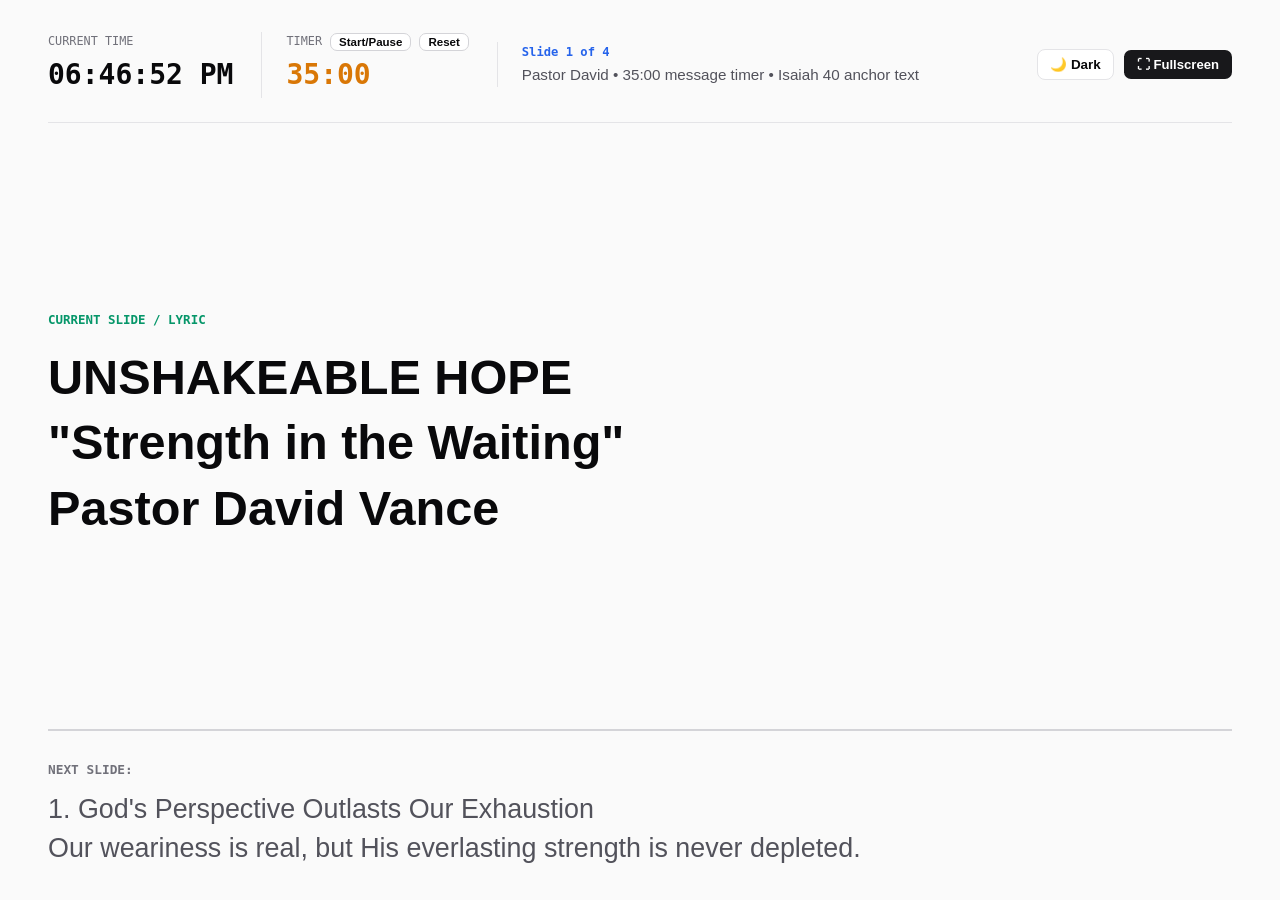
<file: stage.html>
<!DOCTYPE html>
<html lang="en" data-theme="light">
<head>
  <meta charset="UTF-8" />
  <meta name="viewport" content="width=device-width, initial-scale=1.0" />
  <title>BOH Output (Back of House Stage Display) — ProView</title>
  <link rel="stylesheet" href="css/styles.css" />
</head>
<body>

  <!-- BOH (BACK OF HOUSE) STAGE SCREEN — NO BACKGROUND, SHOWS SLIDE, NEXT LYRIC, TIME & PRESENTER INFO -->
  <main class="boh-screen-layout">

    <!-- TOP BAR: TIME, TIMER, EXTRA PRESENTER/SINGER INFO & FULLSCREEN -->
    <header class="boh-top-bar">
      <div style="display:flex;align-items:center;gap:28px;flex-wrap:wrap;">
        <div>
          <div class="font-mono" style="font-size:0.74rem;color:var(--text-muted);">CURRENT TIME</div>
          <div id="boh-live-clock" class="font-mono" style="font-size:1.75rem;font-weight:700;">10:45:00 AM</div>
        </div>

        <div style="border-left:1px solid var(--border-subtle);padding-left:24px;">
          <div style="display:flex;align-items:center;gap:8px;">
            <span class="font-mono" style="font-size:0.74rem;color:var(--text-muted);">TIMER</span>
            <button type="button" class="btn btn-sm btn-outline" style="padding:2px 8px;font-size:0.72rem;" onclick="ProViewApp.toggleStageTimer()">Start/Pause</button>
            <button type="button" class="btn btn-sm btn-outline" style="padding:2px 8px;font-size:0.72rem;" onclick="ProViewApp.resetStageTimer(35)">Reset</button>
          </div>
          <div id="boh-countdown-timer" class="font-mono" style="font-size:1.75rem;font-weight:700;color:var(--accent-amber);">35:00</div>
        </div>

        <div style="border-left:1px solid var(--border-subtle);padding-left:24px;">
          <div id="boh-slide-counter" class="font-mono" style="font-size:0.76rem;color:var(--accent-blue);font-weight:700;">
            Slide 1 of 4
          </div>
          <div id="boh-extra-info" style="font-size:0.95rem;color:var(--text-secondary);font-weight:500;">
            Presenter &amp; Singer Info
          </div>
        </div>
      </div>

      <div style="display:flex;align-items:center;gap:10px;">
        <button id="theme-toggle-btn" class="theme-toggle-btn" onclick="ProViewApp.toggleTheme()">
          🌙 Dark
        </button>
        <button type="button" class="btn btn-sm btn-primary" onclick="ProViewApp.toggleFullscreen()">
          ⛶ Fullscreen
        </button>
      </div>
    </header>

    <!-- CURRENT SLIDE / LYRIC (NO BACKGROUND) -->
    <section class="boh-current-slide-box">
      <div class="font-mono" style="font-size:0.78rem;color:var(--accent-emerald);font-weight:700;margin-bottom:14px;">
        CURRENT SLIDE / LYRIC
      </div>
      <div
        id="boh-current-text"
        style="font-size:clamp(2.1rem,3.8vw,3.4rem);font-weight:700;line-height:1.35;white-space:pre-line;"
      >
        Bless the Lord, O my soul, O my soul
        Worship His holy name
      </div>
    </section>

    <!-- NEXT LYRIC SANG / NEXT SLIDE (NO BACKGROUND) -->
    <section class="boh-next-slide-box">
      <div id="boh-next-heading" class="font-mono" style="font-size:0.8rem;color:var(--text-muted);font-weight:700;margin-bottom:10px;">
        NEXT LYRIC SANG:
      </div>
      <div
        id="boh-next-text"
        style="font-size:clamp(1.25rem,2.1vw,1.75rem);color:var(--text-secondary);line-height:1.45;white-space:pre-line;font-weight:500;"
      >
        The sun comes up, it's a new day dawning
      </div>
    </section>

  </main>

  <div id="toast-container" class="toast-container"></div>

  <script src="js/default-data.js"></script>
  <script src="js/bread-service.js"></script>
  <script src="js/app.js"></script>
</body>
</html>
</file>
<file: css/styles.css>
/* ============================================================
   PROVIEW — MODERN MINIMALISM DESIGN SYSTEM
   Light Mode Default + Dark Mode Toggle
   Clean, uncrowded layout with left-sidebar Operator workspace
============================================================ */

:root,
html[data-theme="light"] {
  --bg-page: #FAFAFA;
  --bg-surface: #FFFFFF;
  --bg-subtle: #F4F4F5;
  --bg-hover: #EFEFF1;
  --bg-nav: rgba(255, 255, 255, 0.94);

  --text-primary: #09090B;
  --text-secondary: #52525B;
  --text-muted: #71717A;

  --border-subtle: #E4E4E7;
  --border-strong: #D4D4D8;

  --accent-primary: #18181B;
  --accent-primary-fg: #FFFFFF;
  --accent-emerald: #059669;
  --accent-emerald-bg: rgba(5, 150, 105, 0.08);
  --accent-amber: #D97706;
  --accent-amber-bg: rgba(217, 119, 6, 0.1);
  --accent-blue: #2563EB;
  --accent-blue-bg: rgba(37, 99, 235, 0.08);
  --accent-rose: #E11D48;

  --shadow-xs: 0 1px 2px rgba(0, 0, 0, 0.04);
  --shadow-sm: 0 4px 16px rgba(0, 0, 0, 0.05);
  --shadow-md: 0 12px 32px rgba(0, 0, 0, 0.08);
  --shadow-pop: 0 16px 40px rgba(0, 0, 0, 0.12);
}

html[data-theme="dark"] {
  --bg-page: #09090B;
  --bg-surface: #121215;
  --bg-subtle: #18181C;
  --bg-hover: #222228;
  --bg-nav: rgba(9, 9, 11, 0.92);

  --text-primary: #FAFAFA;
  --text-secondary: #A1A1AA;
  --text-muted: #71717A;

  --border-subtle: #27272A;
  --border-strong: #3F3F46;

  --accent-primary: #FAFAFA;
  --accent-primary-fg: #09090B;
  --accent-emerald: #10B981;
  --accent-emerald-bg: rgba(16, 185, 129, 0.14);
  --accent-amber: #F59E0B;
  --accent-amber-bg: rgba(245, 158, 11, 0.14);
  --accent-blue: #3B82F6;
  --accent-blue-bg: rgba(59, 130, 246, 0.14);
  --accent-rose: #F43F5E;

  --shadow-xs: 0 1px 2px rgba(0, 0, 0, 0.35);
  --shadow-sm: 0 4px 16px rgba(0, 0, 0, 0.45);
  --shadow-md: 0 12px 32px rgba(0, 0, 0, 0.6);
  --shadow-pop: 0 18px 44px rgba(0, 0, 0, 0.75);
}

*,
*::before,
*::after {
  box-sizing: border-box;
  margin: 0;
  padding: 0;
}

html {
  scroll-behavior: smooth;
  font-size: 16px;
}

body {
  background-color: var(--bg-page);
  color: var(--text-primary);
  font-family: -apple-system, BlinkMacSystemFont, "Plus Jakarta Sans", "Inter", "Segoe UI", Roboto, sans-serif;
  line-height: 1.65;
  min-height: 100vh;
  display: flex;
  flex-direction: column;
  -webkit-font-smoothing: antialiased;
}

h1, h2, h3, h4 {
  font-weight: 700;
  letter-spacing: -0.025em;
  line-height: 1.2;
  color: var(--text-primary);
}

a {
  color: inherit;
  text-decoration: none;
}

button, input, select, textarea {
  font-family: inherit;
}

.font-mono {
  font-family: ui-monospace, SFMono-Regular, "JetBrains Mono", Menlo, Monaco, Consolas, monospace;
}

/* ============================================================
   CLEAN, UNCROWDED TOP NAVBAR
============================================================ */
.site-navbar {
  position: sticky;
  top: 0;
  z-index: 200;
  height: 64px;
  background: var(--bg-nav);
  backdrop-filter: blur(12px);
  border-bottom: 1px solid var(--border-subtle);
  padding: 0 28px;
  display: flex;
  align-items: center;
  justify-content: space-between;
  gap: 20px;
}

.brand-link {
  display: inline-flex;
  align-items: center;
  gap: 10px;
  font-weight: 700;
  font-size: 1.05rem;
  letter-spacing: -0.02em;
}

.brand-mark {
  width: 32px;
  height: 32px;
  border-radius: 8px;
  background: var(--accent-primary);
  color: var(--accent-primary-fg);
  display: grid;
  place-items: center;
  font-weight: 700;
  font-size: 0.82rem;
}

.page-context-pill {
  font-size: 0.75rem;
  font-weight: 600;
  padding: 3px 10px;
  border-radius: 99px;
  background: var(--bg-subtle);
  color: var(--text-secondary);
  border: 1px solid var(--border-subtle);
}

.page-nav-links {
  display: flex;
  align-items: center;
  gap: 8px;
}

.page-nav-link {
  padding: 7px 14px;
  border-radius: 8px;
  font-size: 0.9rem;
  font-weight: 500;
  color: var(--text-secondary);
  transition: all 0.15s ease;
}

.page-nav-link:hover {
  color: var(--text-primary);
  background: var(--bg-subtle);
}

.page-nav-link.active {
  color: var(--text-primary);
  background: var(--bg-subtle);
  font-weight: 600;
}

.nav-right-controls {
  display: flex;
  align-items: center;
  gap: 10px;
  position: relative;
}

.theme-toggle-btn {
  display: inline-flex;
  align-items: center;
  gap: 6px;
  padding: 7px 12px;
  border-radius: 8px;
  border: 1px solid var(--border-subtle);
  background: var(--bg-surface);
  color: var(--text-primary);
  font-size: 0.84rem;
  font-weight: 600;
  cursor: pointer;
}

.theme-toggle-btn:hover {
  background: var(--bg-subtle);
}

/* ============================================================
   TOP-RIGHT "LIVE" BUTTON & DROPDOWN MENU (FOH & BOH)
============================================================ */
.live-menu-wrapper {
  position: relative;
}

.btn-live-trigger {
  display: inline-flex;
  align-items: center;
  gap: 8px;
  padding: 8px 16px;
  border-radius: 8px;
  background: var(--accent-emerald);
  color: #FFFFFF;
  font-size: 0.88rem;
  font-weight: 700;
  border: none;
  cursor: pointer;
  box-shadow: 0 2px 10px rgba(5, 150, 105, 0.25);
  transition: transform 0.12s ease, opacity 0.12s ease;
}

.btn-live-trigger:hover {
  opacity: 0.94;
}

.live-dot-pulse {
  width: 8px;
  height: 8px;
  border-radius: 50%;
  background: #FFFFFF;
  display: inline-block;
}

.live-dropdown-menu {
  position: absolute;
  top: calc(100% + 10px);
  right: 0;
  width: 340px;
  background: var(--bg-surface);
  border: 1px solid var(--border-strong);
  border-radius: 14px;
  box-shadow: var(--shadow-pop);
  padding: 16px;
  display: none;
  z-index: 500;
}

.live-dropdown-menu.open {
  display: block;
}

.live-menu-item {
  padding: 14px;
  border: 1px solid var(--border-subtle);
  border-radius: 10px;
  background: var(--bg-page);
  margin-bottom: 10px;
}

.live-menu-item:last-child {
  margin-bottom: 0;
}

.live-menu-item h4 {
  font-size: 0.94rem;
  margin-bottom: 4px;
}

.live-menu-item p {
  font-size: 0.8rem;
  color: var(--text-secondary);
  line-height: 1.45;
  margin-bottom: 12px;
}

/* ============================================================
   BUTTONS & BADGES
============================================================ */
.btn {
  display: inline-flex;
  align-items: center;
  justify-content: center;
  gap: 8px;
  padding: 10px 18px;
  border-radius: 8px;
  font-weight: 600;
  font-size: 0.9rem;
  cursor: pointer;
  border: 1px solid transparent;
  transition: all 0.15s ease;
  white-space: nowrap;
}

.btn-primary {
  background: var(--accent-primary);
  color: var(--accent-primary-fg);
}

.btn-primary:hover {
  opacity: 0.9;
}

.btn-emerald {
  background: var(--accent-emerald);
  color: #FFFFFF;
}

.btn-emerald:hover {
  opacity: 0.92;
}

.btn-outline {
  background: var(--bg-surface);
  color: var(--text-primary);
  border-color: var(--border-strong);
}

.btn-outline:hover {
  background: var(--bg-subtle);
}

.btn-danger {
  background: rgba(225, 29, 72, 0.08);
  color: var(--accent-rose);
  border-color: rgba(225, 29, 72, 0.25);
}

.btn-danger:hover {
  background: rgba(225, 29, 72, 0.15);
}

.btn-sm {
  padding: 6px 12px;
  font-size: 0.82rem;
  border-radius: 7px;
}

.btn-lg {
  padding: 14px 26px;
  font-size: 0.98rem;
  border-radius: 10px;
}

.badge-free {
  font-size: 0.72rem;
  font-weight: 600;
  padding: 3px 9px;
  border-radius: 99px;
  background: var(--accent-emerald-bg);
  color: var(--accent-emerald);
}

.cue-type-badge {
  font-size: 0.68rem;
  font-weight: 700;
  text-transform: uppercase;
  letter-spacing: 0.05em;
  padding: 2px 7px;
  border-radius: 5px;
}

.badge-song {
  background: var(--accent-amber-bg);
  color: var(--accent-amber);
}

.badge-scripture {
  background: var(--accent-blue-bg);
  color: var(--accent-blue);
}

.badge-sermon {
  background: var(--bg-subtle);
  color: var(--text-primary);
  border: 1px solid var(--border-strong);
}

.badge-video,
.badge-media {
  background: var(--accent-emerald-bg);
  color: var(--accent-emerald);
}

/* ============================================================
   PROJECT OPERATOR PAGE: LEFT SIDEBAR + RIGHT PREVIEW AREA
============================================================ */
.operator-layout {
  display: grid;
  grid-template-columns: 330px 1fr;
  min-height: calc(100vh - 64px);
  background: var(--bg-page);
}

/* Left Sidebar */
.operator-sidebar {
  background: var(--bg-surface);
  border-right: 1px solid var(--border-subtle);
  display: flex;
  flex-direction: column;
  height: calc(100vh - 64px);
  position: sticky;
  top: 64px;
  overflow: hidden;
}

.sidebar-section-services {
  padding: 20px;
  border-bottom: 1px solid var(--border-subtle);
  max-height: 42%;
  display: flex;
  flex-direction: column;
}

.sidebar-section-items {
  padding: 20px;
  flex: 1;
  display: flex;
  flex-direction: column;
  overflow: hidden;
}

.sidebar-heading-row {
  display: flex;
  align-items: center;
  justify-content: space-between;
  margin-bottom: 12px;
}

.sidebar-heading-row h2 {
  font-size: 0.78rem;
  font-weight: 700;
  text-transform: uppercase;
  letter-spacing: 0.08em;
  color: var(--text-muted);
}

.sidebar-scroll-list {
  overflow-y: auto;
  display: flex;
  flex-direction: column;
  gap: 6px;
  padding-right: 2px;
}

.sidebar-row-item {
  display: flex;
  align-items: center;
  justify-content: space-between;
  gap: 8px;
  padding: 10px 12px;
  border-radius: 9px;
  border: 1px solid transparent;
  background: transparent;
  color: var(--text-primary);
  cursor: pointer;
  text-align: left;
  transition: background 0.12s ease, border-color 0.12s ease;
}

.sidebar-row-item:hover {
  background: var(--bg-subtle);
}

.sidebar-row-item.active {
  background: var(--bg-subtle);
  border-color: var(--border-strong);
  font-weight: 600;
}

.sidebar-row-main {
  min-width: 0;
  flex: 1;
}

.sidebar-row-title {
  font-size: 0.92rem;
  white-space: nowrap;
  overflow: hidden;
  text-overflow: ellipsis;
}

.sidebar-row-sub {
  font-size: 0.76rem;
  color: var(--text-muted);
  white-space: nowrap;
  overflow: hidden;
  text-overflow: ellipsis;
  margin-top: 2px;
}

.sidebar-delete-btn {
  width: 24px;
  height: 24px;
  border-radius: 6px;
  border: none;
  background: transparent;
  color: var(--text-muted);
  font-size: 1rem;
  line-height: 1;
  cursor: pointer;
  display: grid;
  place-items: center;
  opacity: 0.55;
  flex-shrink: 0;
}

.sidebar-delete-btn:hover {
  opacity: 1;
  background: rgba(225, 29, 72, 0.12);
  color: var(--accent-rose);
}

.sidebar-inline-form {
  background: var(--bg-page);
  border: 1px solid var(--border-subtle);
  border-radius: 10px;
  padding: 12px;
  margin-bottom: 12px;
  display: none;
}

.sidebar-inline-form.open {
  display: block;
}

/* Right Main Preview Area */
.operator-main-area {
  padding: 36px 44px;
  display: flex;
  flex-direction: column;
  gap: 28px;
  max-width: 1400px;
}

.operator-item-header {
  display: flex;
  align-items: center;
  justify-content: space-between;
  flex-wrap: wrap;
  gap: 16px;
  padding-bottom: 20px;
  border-bottom: 1px solid var(--border-subtle);
}

/* Multi-Slide Grid (Sermon Slides, Lyrics, Scripture) */
.slide-cue-grid {
  display: grid;
  grid-template-columns: repeat(auto-fill, minmax(270px, 1fr));
  gap: 20px;
}

.slide-cue-card {
  background: var(--bg-surface);
  border: 1px solid var(--border-subtle);
  border-radius: 12px;
  padding: 22px;
  min-height: 175px;
  display: flex;
  flex-direction: column;
  justify-content: space-between;
  text-align: left;
  cursor: pointer;
  transition: all 0.15s ease;
  box-shadow: var(--shadow-xs);
}

.slide-cue-card:hover {
  border-color: var(--border-strong);
  transform: translateY(-2px);
  box-shadow: var(--shadow-sm);
}

.slide-cue-card.live-active {
  border: 2px solid var(--accent-emerald);
  background: var(--accent-emerald-bg);
}

.slide-card-header {
  display: flex;
  justify-content: space-between;
  align-items: center;
  margin-bottom: 14px;
}

.slide-index-pill {
  font-size: 0.72rem;
  font-weight: 700;
  color: var(--text-muted);
}

.slide-cue-card.live-active .slide-index-pill {
  color: var(--accent-emerald);
}

.slide-section-tag {
  font-size: 0.72rem;
  font-weight: 600;
  padding: 2px 8px;
  border-radius: 6px;
  background: var(--bg-subtle);
  color: var(--text-secondary);
}

.slide-card-lyrics {
  font-size: 1rem;
  line-height: 1.55;
  color: var(--text-primary);
}

.slide-card-footer {
  margin-top: 16px;
  padding-top: 10px;
  border-top: 1px solid var(--border-subtle);
  display: flex;
  justify-content: space-between;
  align-items: center;
  font-size: 0.75rem;
  color: var(--text-muted);
}

/* Singular Item Preview (Video with Timeline or Single Media Piece) */
.singular-preview-container {
  max-width: 900px;
  width: 100%;
  margin: 0 auto;
  display: flex;
  flex-direction: column;
  gap: 20px;
}

.singular-stage-box {
  width: 100%;
  aspect-ratio: 16 / 9;
  border-radius: 16px;
  overflow: hidden;
  position: relative;
  background: #090D16;
  border: 1px solid var(--border-strong);
  box-shadow: var(--shadow-md);
  display: flex;
  flex-direction: column;
  align-items: center;
  justify-content: center;
  padding: 40px;
  text-align: center;
  color: #FFFFFF;
}

.video-controls-card {
  background: var(--bg-surface);
  border: 1px solid var(--border-subtle);
  border-radius: 14px;
  padding: 22px 26px;
  display: flex;
  flex-direction: column;
  gap: 16px;
  box-shadow: var(--shadow-xs);
}

.video-timeline-row {
  display: flex;
  align-items: center;
  gap: 14px;
}

.video-timeline-slider {
  flex: 1;
  height: 6px;
  accent-color: var(--accent-emerald);
  cursor: pointer;
}

.video-buttons-row {
  display: flex;
  align-items: center;
  justify-content: space-between;
  flex-wrap: wrap;
  gap: 12px;
}

/* ============================================================
   GENERAL PAGE CONTAINERS & CARDS (LESS CRAMPED)
============================================================ */
.container {
  max-width: 1100px;
  margin: 0 auto;
  padding: 0 32px;
}

.container-wide {
  max-width: 1280px;
  margin: 0 auto;
  padding: 0 32px;
}

.section {
  padding: 80px 0;
}

.section-subtle {
  padding: 80px 0;
  background: var(--bg-subtle);
  border-top: 1px solid var(--border-subtle);
  border-bottom: 1px solid var(--border-subtle);
}

.page-hero-header {
  padding: 52px 0 40px;
  border-bottom: 1px solid var(--border-subtle);
  background: var(--bg-surface);
}

.eyebrow {
  font-size: 0.76rem;
  font-weight: 700;
  text-transform: uppercase;
  letter-spacing: 0.1em;
  color: var(--text-muted);
  margin-bottom: 12px;
}

.hero-display-title {
  font-size: clamp(2.4rem, 4.5vw, 3.6rem);
  letter-spacing: -0.03em;
  margin-bottom: 20px;
}

.hero-lead {
  font-size: 1.12rem;
  color: var(--text-secondary);
  max-width: 62ch;
  line-height: 1.7;
}

.grid-2 {
  display: grid;
  grid-template-columns: repeat(2, 1fr);
  gap: 28px;
}

.grid-3 {
  display: grid;
  grid-template-columns: repeat(3, 1fr);
  gap: 28px;
}

.card,
.panel-card {
  background: var(--bg-surface);
  border: 1px solid var(--border-subtle);
  border-radius: 14px;
  padding: 32px;
  box-shadow: var(--shadow-xs);
}

.panel-card {
  padding: 0;
  overflow: hidden;
}

.panel-header {
  padding: 20px 28px;
  border-bottom: 1px solid var(--border-subtle);
  display: flex;
  align-items: center;
  justify-content: space-between;
  gap: 12px;
}

.panel-header h3 {
  font-size: 1.05rem;
}

.panel-body {
  padding: 28px;
}

.card h3 {
  font-size: 1.25rem;
  margin-bottom: 10px;
}

.card p {
  color: var(--text-secondary);
  font-size: 0.96rem;
}

/* ============================================================
   FORMS & INPUTS
============================================================ */
.form-group {
  margin-bottom: 18px;
}

.form-label {
  display: block;
  font-size: 0.84rem;
  font-weight: 600;
  margin-bottom: 6px;
}

.form-input,
.form-select,
.form-textarea {
  width: 100%;
  padding: 11px 14px;
  background: var(--bg-page);
  border: 1px solid var(--border-strong);
  border-radius: 8px;
  color: var(--text-primary);
  font-size: 0.92rem;
}

.form-textarea {
  min-height: 100px;
  resize: vertical;
}

/* ============================================================
   COMPETITIVE TABLE & REFLOW CHIPS
============================================================ */
.comp-table-wrapper {
  background: var(--bg-surface);
  border: 1px solid var(--border-subtle);
  border-radius: 14px;
  overflow-x: auto;
}

.comp-table {
  width: 100%;
  border-collapse: collapse;
  text-align: left;
}

.comp-table th,
.comp-table td {
  padding: 18px 22px;
  border-bottom: 1px solid var(--border-subtle);
  font-size: 0.92rem;
}

.comp-table th {
  background: var(--bg-subtle);
  font-size: 0.76rem;
  text-transform: uppercase;
  letter-spacing: 0.06em;
  color: var(--text-muted);
}

.comp-table tr.proview-row td {
  background: var(--accent-emerald-bg);
}

.reflow-slides-preview {
  display: grid;
  grid-template-columns: repeat(auto-fill, minmax(220px, 1fr));
  gap: 14px;
  margin-top: 16px;
}

.reflow-slide-chip {
  background: var(--bg-page);
  border: 1px solid var(--border-subtle);
  border-radius: 10px;
  padding: 16px;
}

.reflow-slide-chip .chip-head {
  display: flex;
  justify-content: space-between;
  font-size: 0.72rem;
  color: var(--text-muted);
  margin-bottom: 8px;
}

/* ============================================================
   FOH (FRONT OF HOUSE) & BOH (BACK OF HOUSE) SCREENS
============================================================ */
.output-floating-bar {
  position: fixed;
  top: 16px;
  right: 16px;
  z-index: 1000;
  display: flex;
  align-items: center;
  gap: 10px;
  background: rgba(9, 9, 11, 0.82);
  backdrop-filter: blur(10px);
  padding: 8px 14px;
  border-radius: 10px;
  border: 1px solid rgba(255, 255, 255, 0.18);
  color: #FFFFFF;
}

.boh-screen-layout {
  min-height: 100vh;
  background: var(--bg-page);
  color: var(--text-primary);
  display: flex;
  flex-direction: column;
  justify-content: space-between;
  padding: 32px 48px;
}

.boh-top-bar {
  display: flex;
  align-items: center;
  justify-content: space-between;
  flex-wrap: wrap;
  gap: 20px;
  padding-bottom: 24px;
  border-bottom: 1px solid var(--border-subtle);
}

.boh-current-slide-box {
  flex: 1;
  display: flex;
  flex-direction: column;
  justify-content: center;
  padding: 40px 0;
}

.boh-next-slide-box {
  padding-top: 28px;
  border-top: 2px solid var(--border-strong);
}

/* ============================================================
   FOOTER & TOAST
============================================================ */
.site-footer {
  margin-top: auto;
  padding: 36px 0;
  border-top: 1px solid var(--border-subtle);
  background: var(--bg-surface);
  color: var(--text-secondary);
  font-size: 0.88rem;
}

.toast-container {
  position: fixed;
  bottom: 24px;
  right: 24px;
  z-index: 9999;
  display: flex;
  flex-direction: column;
  gap: 8px;
}

.toast-msg {
  background: var(--text-primary);
  color: var(--bg-surface);
  padding: 12px 18px;
  border-radius: 9px;
  font-size: 0.88rem;
  font-weight: 500;
  box-shadow: var(--shadow-md);
}

@media (max-width: 960px) {
  .operator-layout {
    grid-template-columns: 1fr;
  }
  .operator-sidebar {
    height: auto;
    position: static;
  }
  .grid-2,
  .grid-3 {
    grid-template-columns: 1fr;
  }
}
</file>
